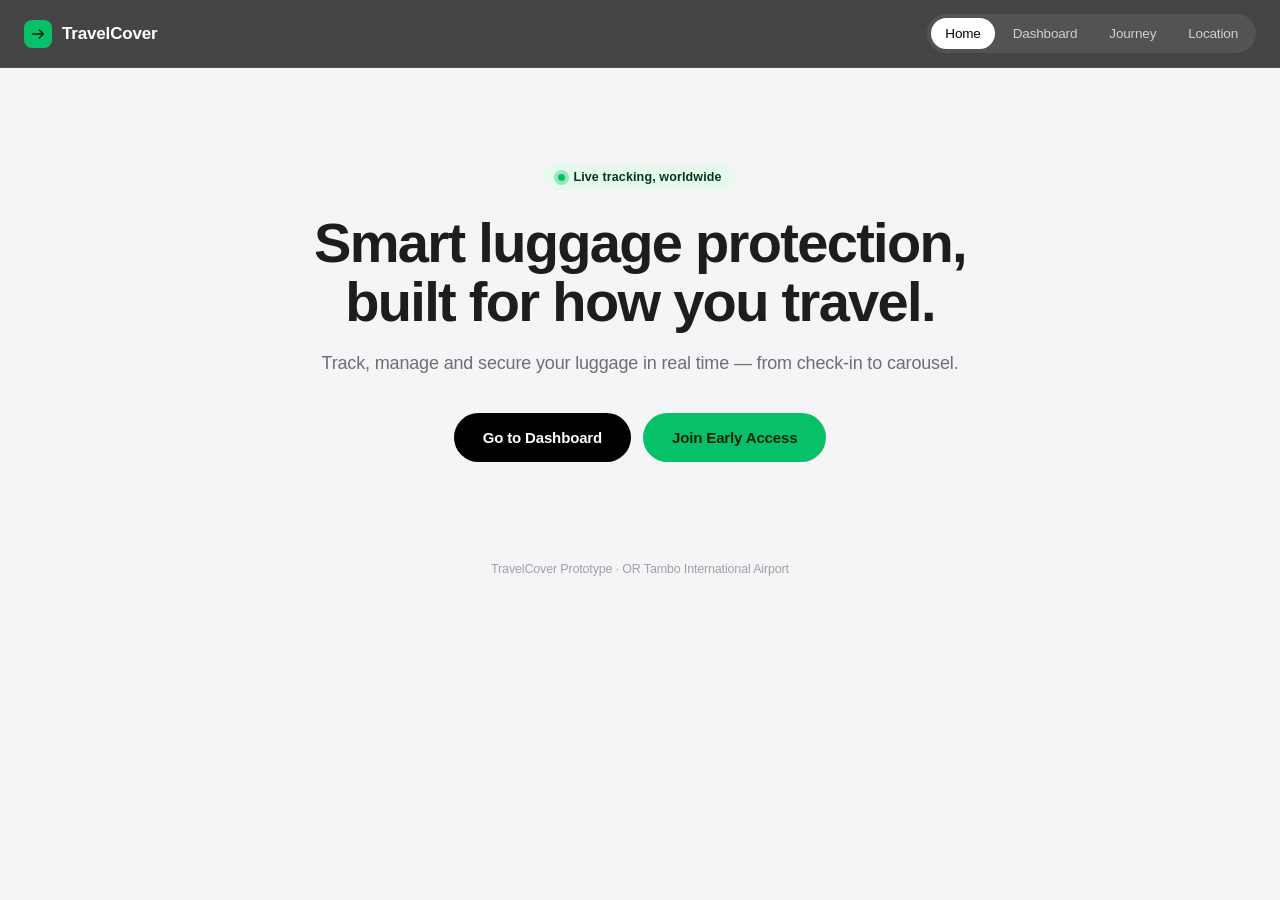
<file: index.html>
<!DOCTYPE html>
<html lang="en">
<head>
<meta charset="UTF-8">
<title>TravelCover</title>
<meta name="viewport" content="width=device-width, initial-scale=1.0">
<style>
/* ==========================================================================
   TravelCover — Design Tokens
   Apple-inspired calm/precision + Uber-inspired motion/confidence
   ========================================================================== */
:root {
  --bg: #f5f5f7;
  --surface: #ffffff;
  --ink: #1d1d1f;
  --ink-soft: #6e6e73;
  --ink-faint: #a1a1a6;
  --line: #e5e5e7;
  --dark: #000000;
  --dark-soft: #1c1c1e;
  --accent: #06c167;      /* go / in-motion green */
  --accent-ink: #04361b;
  --accent-soft: #e6f9ee;
  --danger: #ff3b30;

  --radius-lg: 22px;
  --radius-md: 16px;
  --radius-pill: 999px;

  --shadow-card: 0 1px 2px rgba(0,0,0,0.04), 0 8px 24px rgba(0,0,0,0.06);
  --shadow-lift: 0 4px 10px rgba(0,0,0,0.08), 0 20px 40px rgba(0,0,0,0.10);

  --ease: cubic-bezier(0.22, 1, 0.36, 1);
}

* { box-sizing: border-box; }

html { -webkit-font-smoothing: antialiased; scroll-behavior: smooth; }

body {
  font-family: -apple-system, BlinkMacSystemFont, "SF Pro Display", "SF Pro Text",
               "Segoe UI", Helvetica, Arial, sans-serif;
  margin: 0;
  background: var(--bg);
  color: var(--ink);
  letter-spacing: -0.01em;
  -webkit-tap-highlight-color: transparent;
}

@media (prefers-reduced-motion: reduce) {
  * { animation-duration: 0.001ms !important; animation-iteration-count: 1 !important; transition-duration: 0.001ms !important; }
}

a { color: inherit; }

/* ==========================================================================
   View switching — single-file navigation (no page reloads, can't break)
   ========================================================================== */
.view { display: block; }
.view[hidden] { display: none !important; }

/* ==========================================================================
   Header / Nav — frosted, dark, Uber-black confidence with Apple blur
   ========================================================================== */
header {
  position: sticky;
  top: 0;
  z-index: 50;
  background: rgba(0, 0, 0, 0.72);
  backdrop-filter: saturate(180%) blur(20px);
  -webkit-backdrop-filter: saturate(180%) blur(20px);
  color: #fff;
  padding: 14px 24px;
  display: flex;
  align-items: center;
  justify-content: space-between;
  gap: 16px;
  border-bottom: 1px solid rgba(255,255,255,0.08);
}

.brand {
  display: flex;
  align-items: center;
  gap: 10px;
  text-decoration: none;
}

.brand-mark {
  width: 28px;
  height: 28px;
  border-radius: 8px;
  background: var(--accent);
  display: flex;
  align-items: center;
  justify-content: center;
  flex-shrink: 0;
}

.brand-mark svg { width: 16px; height: 16px; }

header h1 {
  font-size: 17px;
  font-weight: 600;
  margin: 0;
  letter-spacing: -0.01em;
  white-space: nowrap;
}

nav {
  display: flex;
  gap: 4px;
  background: rgba(255,255,255,0.08);
  padding: 4px;
  border-radius: var(--radius-pill);
  overflow-x: auto;
  scrollbar-width: none;
}
nav::-webkit-scrollbar { display: none; }

nav a {
  color: rgba(255,255,255,0.72);
  text-decoration: none;
  font-size: 13.5px;
  font-weight: 500;
  padding: 8px 14px;
  border-radius: var(--radius-pill);
  transition: background 0.25s var(--ease), color 0.25s var(--ease);
  white-space: nowrap;
}

nav a:hover { color: #fff; background: rgba(255,255,255,0.06); }

nav a.active {
  color: #000;
  background: #fff;
}

/* ==========================================================================
   Buttons — pill-shaped, Uber-style solid + Apple-style ghost
   ========================================================================== */
.btn-row {
  display: flex;
  flex-wrap: wrap;
  gap: 12px;
  justify-content: center;
}

.btn {
  display: inline-flex;
  align-items: center;
  justify-content: center;
  gap: 8px;
  background: var(--dark);
  color: #fff;
  padding: 15px 28px;
  border-radius: var(--radius-pill);
  text-decoration: none;
  font-weight: 600;
  font-size: 15px;
  letter-spacing: -0.01em;
  border: 1px solid transparent;
  transition: transform 0.2s var(--ease), box-shadow 0.2s var(--ease), background 0.2s var(--ease);
}

.btn:hover { transform: translateY(-1px); box-shadow: var(--shadow-lift); }
.btn:active { transform: translateY(0); }

.btn-accent {
  background: var(--accent);
  color: #04240f;
}

.btn-ghost {
  background: transparent;
  color: var(--ink);
  border: 1px solid var(--line);
}
.btn-ghost:hover { background: var(--surface); border-color: var(--ink-faint); }

/* ==========================================================================
   Hero (Home)
   ========================================================================== */
.hero {
  padding: 96px 24px 72px;
  text-align: center;
  max-width: 720px;
  margin: 0 auto;
}

.eyebrow {
  display: inline-flex;
  align-items: center;
  gap: 8px;
  background: var(--accent-soft);
  color: var(--accent-ink);
  font-size: 12.5px;
  font-weight: 600;
  padding: 6px 14px;
  border-radius: var(--radius-pill);
  margin-bottom: 24px;
  letter-spacing: 0.01em;
}

.pulse-dot {
  width: 7px;
  height: 7px;
  border-radius: 50%;
  background: var(--accent);
  position: relative;
  flex-shrink: 0;
}
.pulse-dot::after {
  content: "";
  position: absolute;
  inset: -4px;
  border-radius: 50%;
  background: var(--accent);
  opacity: 0.35;
  animation: pulse 1.8s var(--ease) infinite;
}
@keyframes pulse {
  0% { transform: scale(0.6); opacity: 0.5; }
  70% { transform: scale(2.1); opacity: 0; }
  100% { opacity: 0; }
}

.hero h2 {
  font-size: clamp(34px, 6vw, 56px);
  font-weight: 700;
  line-height: 1.05;
  letter-spacing: -0.03em;
  margin: 0 0 18px;
}

.hero p {
  font-size: 18px;
  color: var(--ink-soft);
  line-height: 1.5;
  margin: 0 0 36px;
}

/* ==========================================================================
   Page heading (non-home pages)
   ========================================================================== */
.page-head {
  max-width: 960px;
  margin: 0 auto;
  padding: 40px 24px 8px;
}

.page-head h2 {
  font-size: clamp(26px, 4vw, 34px);
  font-weight: 700;
  letter-spacing: -0.02em;
  margin: 0 0 6px;
}

.page-head p {
  color: var(--ink-soft);
  font-size: 15px;
  margin: 0;
}

/* ==========================================================================
   Owner card — Apple-Wallet-card inspired
   ========================================================================== */
.owner-card {
  max-width: 960px;
  margin: 24px auto 0;
  padding: 0 24px;
}

.owner-card-inner {
  background: linear-gradient(135deg, #101112 0%, #1c1c1e 55%, #0a0a0b 100%);
  color: #fff;
  border-radius: var(--radius-lg);
  padding: 26px 28px;
  display: flex;
  align-items: center;
  gap: 18px;
  box-shadow: var(--shadow-card);
  position: relative;
  overflow: hidden;
}

.owner-card-inner::after {
  content: "";
  position: absolute;
  top: -60%;
  right: -20%;
  width: 260px;
  height: 260px;
  background: radial-gradient(circle, rgba(6,193,103,0.35), transparent 70%);
  pointer-events: none;
}

.owner-avatar {
  width: 54px;
  height: 54px;
  border-radius: 50%;
  background: var(--accent);
  color: #04240f;
  display: flex;
  align-items: center;
  justify-content: center;
  font-weight: 700;
  font-size: 18px;
  flex-shrink: 0;
}

.owner-info { flex: 1; min-width: 0; }

.owner-label {
  font-size: 11.5px;
  text-transform: uppercase;
  letter-spacing: 0.08em;
  color: rgba(255,255,255,0.55);
  margin: 0 0 4px;
}

.owner-name {
  font-size: 20px;
  font-weight: 700;
  margin: 0;
  letter-spacing: -0.01em;
}

.owner-meta {
  font-size: 13px;
  color: rgba(255,255,255,0.6);
  margin: 4px 0 0;
}

.owner-badge {
  background: rgba(6,193,103,0.16);
  color: #37e08f;
  font-size: 12px;
  font-weight: 600;
  padding: 6px 12px;
  border-radius: var(--radius-pill);
  flex-shrink: 0;
}

/* ==========================================================================
   Cards grid (Dashboard)
   ========================================================================== */
.card-container {
  display: grid;
  grid-template-columns: repeat(auto-fit, minmax(220px, 1fr));
  gap: 16px;
  padding: 24px;
  max-width: 960px;
  margin: 0 auto;
}

.card {
  background: var(--surface);
  padding: 22px;
  border-radius: var(--radius-md);
  box-shadow: var(--shadow-card);
  border: 1px solid rgba(0,0,0,0.03);
  transition: transform 0.25s var(--ease), box-shadow 0.25s var(--ease);
}

.card:hover { transform: translateY(-2px); box-shadow: var(--shadow-lift); }

.card-icon {
  width: 36px;
  height: 36px;
  border-radius: 10px;
  background: var(--accent-soft);
  display: flex;
  align-items: center;
  justify-content: center;
  margin-bottom: 14px;
}
.card-icon svg { width: 18px; height: 18px; }

.card h3 {
  font-size: 12.5px;
  text-transform: uppercase;
  letter-spacing: 0.06em;
  color: var(--ink-soft);
  margin: 0 0 8px;
  font-weight: 600;
}

.card p {
  font-size: 19px;
  font-weight: 600;
  margin: 0;
  letter-spacing: -0.01em;
  display: flex;
  align-items: center;
  gap: 8px;
}

.status-live {
  display: inline-flex;
  align-items: center;
  gap: 6px;
  font-size: 12px;
  font-weight: 700;
  color: var(--accent-ink);
  background: var(--accent-soft);
  padding: 4px 10px;
  border-radius: var(--radius-pill);
  letter-spacing: 0.02em;
}

/* CTA band */
.cta-band {
  max-width: 960px;
  margin: 8px auto 48px;
  padding: 0 24px;
  text-align: center;
}

.cta-band .btn { width: 100%; max-width: 360px; }

/* ==========================================================================
   Timeline (Journey) — checklist style with progress line
   ========================================================================== */
.timeline {
  max-width: 720px;
  margin: 0 auto;
  padding: 8px 24px 64px;
  position: relative;
}

.timeline-progress {
  display: flex;
  align-items: center;
  gap: 10px;
  margin-bottom: 22px;
  font-size: 13px;
  font-weight: 600;
  color: var(--ink-soft);
}

.timeline-progress-bar {
  flex: 1;
  height: 6px;
  border-radius: var(--radius-pill);
  background: var(--line);
  overflow: hidden;
}

.timeline-progress-fill {
  height: 100%;
  width: 75%;
  background: var(--accent);
  border-radius: var(--radius-pill);
}

.step-list { position: relative; }

.step {
  background: var(--surface);
  border-radius: var(--radius-md);
  box-shadow: var(--shadow-card);
  padding: 16px 20px;
  margin-bottom: 12px;
  display: flex;
  align-items: center;
  gap: 16px;
  position: relative;
  animation: rise 0.5s var(--ease) both;
}

.step:nth-child(1) { animation-delay: 0.02s; }
.step:nth-child(2) { animation-delay: 0.08s; }
.step:nth-child(3) { animation-delay: 0.14s; }
.step:nth-child(4) { animation-delay: 0.20s; }

@keyframes rise {
  from { opacity: 0; transform: translateY(10px); }
  to { opacity: 1; transform: translateY(0); }
}

.step-icon {
  width: 34px;
  height: 34px;
  border-radius: 50%;
  display: flex;
  align-items: center;
  justify-content: center;
  flex-shrink: 0;
  background: var(--accent);
  color: #fff;
}

.step-icon svg { width: 17px; height: 17px; }

.step.is-current .step-icon {
  background: var(--dark);
}

.step.is-current .step-icon .pulse-dot { background: #fff; }
.step.is-current .step-icon .pulse-dot::after { background: #fff; }

.step-text { flex: 1; min-width: 0; }

.step-title {
  font-weight: 600;
  font-size: 15.5px;
  margin: 0 0 2px;
  letter-spacing: -0.01em;
}

.step-sub {
  font-size: 13px;
  color: var(--ink-soft);
  margin: 0;
}

.step-tag {
  font-size: 11.5px;
  font-weight: 700;
  padding: 5px 11px;
  border-radius: var(--radius-pill);
  flex-shrink: 0;
  letter-spacing: 0.02em;
}

.step.is-done .step-tag {
  background: var(--accent-soft);
  color: var(--accent-ink);
}

.step.is-current .step-tag {
  background: #1d1d1f;
  color: #fff;
  display: inline-flex;
  align-items: center;
  gap: 6px;
}

/* ==========================================================================
   Map (Location)
   ========================================================================== */
.map-container {
  max-width: 960px;
  margin: 0 auto;
  padding: 24px 24px 64px;
}

.map-frame {
  border-radius: var(--radius-lg);
  overflow: hidden;
  box-shadow: var(--shadow-card);
  border: 1px solid var(--line);
  background: var(--surface);
}

.map-frame iframe {
  display: block;
  width: 100%;
  height: 420px;
  border: 0;
}

.map-header {
  display: flex;
  align-items: center;
  justify-content: space-between;
  padding: 16px 20px;
  border-bottom: 1px solid var(--line);
}

.map-header h3 {
  font-size: 15px;
  font-weight: 600;
  margin: 0;
  letter-spacing: -0.01em;
}

.live-badge {
  display: inline-flex;
  align-items: center;
  gap: 7px;
  background: var(--accent-soft);
  color: var(--accent-ink);
  font-size: 12px;
  font-weight: 700;
  padding: 6px 12px;
  border-radius: var(--radius-pill);
  letter-spacing: 0.03em;
}

/* ==========================================================================
   Footer
   ========================================================================== */
footer {
  text-align: center;
  padding: 28px 24px 40px;
  color: var(--ink-faint);
  font-size: 12.5px;
}

/* Focus visibility (accessibility) */
a:focus-visible, button:focus-visible {
  outline: 2px solid var(--accent);
  outline-offset: 2px;
}

@media (max-width: 560px) {
  header { flex-wrap: wrap; padding: 12px 16px; }
  nav { width: 100%; justify-content: flex-start; }
  .owner-card-inner { flex-wrap: wrap; }
}

</style>
</head>
<body>

<header>
  <a class="brand" href="#home" data-nav="home">
    <span class="brand-mark">
      <svg viewBox="0 0 24 24" fill="none" width="16" height="16" xmlns="http://www.w3.org/2000/svg">
        <path d="M4 12L20 12M20 12L14 6M20 12L14 18" stroke="#04240f" stroke-width="2.4" stroke-linecap="round" stroke-linejoin="round"/>
      </svg>
    </span>
    <h1>TravelCover</h1>
  </a>
  <nav>
    <a href="#home" data-nav="home">Home</a>
    <a href="#dashboard" data-nav="dashboard">Dashboard</a>
    <a href="#journey" data-nav="journey">Journey</a>
    <a href="#location" data-nav="location">Location</a>
  </nav>
</header>

<main>

  <!-- ============================= HOME ============================= -->
  <section class="view" id="view-home">
    <section class="hero">
      <span class="eyebrow"><span class="pulse-dot"></span>Live tracking, worldwide</span>
      <h2>Smart luggage protection, built for how you travel.</h2>
      <p>Track, manage and secure your luggage in real time — from check-in to carousel.</p>
      <div class="btn-row">
        <a class="btn" href="#dashboard" data-nav="dashboard">Go to Dashboard</a>
        <a class="btn btn-accent" href="https://forms.gle/HovJya48HRRmojhq6" target="_blank" rel="noopener">Join Early Access</a>
      </div>
    </section>
  </section>

  <!-- =========================== DASHBOARD =========================== -->
  <section class="view" id="view-dashboard" hidden>
    <div class="page-head">
      <h2>Dashboard</h2>
      <p>Everything about your bag, at a glance.</p>
    </div>

    <section class="owner-card">
      <div class="owner-card-inner">
        <div class="owner-avatar">MM</div>
        <div class="owner-info">
          <p class="owner-label">Owner</p>
          <p class="owner-name">Masego M.</p>
          <p class="owner-meta">Member since 2026 · Policy #TC-2201</p>
        </div>
        <span class="owner-badge">Verified</span>
      </div>
    </section>

    <section class="card-container">

      <div class="card">
        <div class="card-icon">
          <svg viewBox="0 0 24 24" fill="none" width="18" height="18" xmlns="http://www.w3.org/2000/svg">
            <path d="M3 12h4l2-6 4 12 2-6h6" stroke="#06c167" stroke-width="2" stroke-linecap="round" stroke-linejoin="round"/>
          </svg>
        </div>
        <h3>Bag Status</h3>
        <p><span class="status-live"><span class="pulse-dot"></span>In Transit</span></p>
      </div>

      <div class="card">
        <div class="card-icon">
          <svg viewBox="0 0 24 24" fill="none" width="18" height="18" xmlns="http://www.w3.org/2000/svg">
            <rect x="7" y="7" width="10" height="14" rx="2" stroke="#06c167" stroke-width="2"/>
            <path d="M10 7V5a2 2 0 0 1 2-2 2 2 0 0 1 2 2v2" stroke="#06c167" stroke-width="2" stroke-linecap="round"/>
          </svg>
        </div>
        <h3>Bag ID</h3>
        <p>TC-9821-AX</p>
      </div>

      <div class="card">
        <div class="card-icon">
          <svg viewBox="0 0 24 24" fill="none" width="18" height="18" xmlns="http://www.w3.org/2000/svg">
            <path d="M12 21s-7-6.1-7-11a7 7 0 0 1 14 0c0 4.9-7 11-7 11z" stroke="#06c167" stroke-width="2" stroke-linejoin="round"/>
            <circle cx="12" cy="10" r="2.5" stroke="#06c167" stroke-width="2"/>
          </svg>
        </div>
        <h3>Last Scan</h3>
        <p>OR Tambo International Airport</p>
      </div>

    </section>

    <div class="cta-band">
      <a class="btn btn-accent" href="https://forms.gle/HovJya48HRRmojhq6" target="_blank" rel="noopener">Join Early Access</a>
    </div>
  </section>

  <!-- ============================ JOURNEY ============================ -->
  <section class="view" id="view-journey" hidden>
    <div class="page-head">
      <h2>Journey timeline</h2>
      <p>Every checkpoint your bag has passed through today.</p>
    </div>

    <section class="timeline">

      <div class="timeline-progress">
        <span>3 of 4 complete</span>
        <span class="timeline-progress-bar"><span class="timeline-progress-fill"></span></span>
      </div>

      <div class="step-list">

        <div class="step is-done">
          <div class="step-icon">
            <svg viewBox="0 0 24 24" fill="none" xmlns="http://www.w3.org/2000/svg">
              <path d="M5 13l4 4L19 7" stroke="#fff" stroke-width="2.5" stroke-linecap="round" stroke-linejoin="round"/>
            </svg>
          </div>
          <div class="step-text">
            <p class="step-title">Checked in</p>
            <p class="step-sub">OR Tambo International Airport, Johannesburg</p>
          </div>
          <span class="step-tag">Completed</span>
        </div>

        <div class="step is-done">
          <div class="step-icon">
            <svg viewBox="0 0 24 24" fill="none" xmlns="http://www.w3.org/2000/svg">
              <path d="M5 13l4 4L19 7" stroke="#fff" stroke-width="2.5" stroke-linecap="round" stroke-linejoin="round"/>
            </svg>
          </div>
          <div class="step-text">
            <p class="step-title">Security clearance</p>
            <p class="step-sub">Cleared screening, routed to gate handling</p>
          </div>
          <span class="step-tag">Completed</span>
        </div>

        <div class="step is-done">
          <div class="step-icon">
            <svg viewBox="0 0 24 24" fill="none" xmlns="http://www.w3.org/2000/svg">
              <path d="M5 13l4 4L19 7" stroke="#fff" stroke-width="2.5" stroke-linecap="round" stroke-linejoin="round"/>
            </svg>
          </div>
          <div class="step-text">
            <p class="step-title">Loaded onto aircraft</p>
            <p class="step-sub">Confirmed in cargo hold</p>
          </div>
          <span class="step-tag">Completed</span>
        </div>

        <div class="step is-current">
          <div class="step-icon"><span class="pulse-dot"></span></div>
          <div class="step-text">
            <p class="step-title">In transit</p>
            <p class="step-sub">Currently airborne · live tracking active</p>
          </div>
          <span class="step-tag"><span class="pulse-dot"></span>In Progress</span>
        </div>

      </div>
    </section>
  </section>

  <!-- =========================== LOCATION ============================ -->
  <section class="view" id="view-location" hidden>
    <div class="page-head">
      <h2>Live location</h2>
      <p>Real-time position of your bag right now.</p>
    </div>

    <section class="map-container">
      <div class="map-frame">
        <div class="map-header">
          <h3>OR Tambo International Airport</h3>
          <span class="live-badge"><span class="pulse-dot"></span>LIVE</span>
        </div>
        <iframe
          src="https://www.google.com/maps?q=OR+Tambo+International+Airport&output=embed"
          loading="lazy"
          allowfullscreen>
        </iframe>
      </div>
    </section>
  </section>

</main>

<footer>TravelCover Prototype · OR Tambo International Airport</footer>

<script>

console.log("TravelCover Prototype v3 loaded");


(function () {
  var views = ["home", "dashboard", "journey", "location"];

  function showView(name) {
    if (views.indexOf(name) === -1) name = "home";
    views.forEach(function (v) {
      var el = document.getElementById("view-" + v);
      if (el) el.hidden = (v !== name);
    });
    document.querySelectorAll("nav a[data-nav]").forEach(function (a) {
      a.classList.toggle("active", a.getAttribute("data-nav") === name);
    });
    window.scrollTo(0, 0);
  }

  function routeFromHash() {
    var name = (location.hash || "#home").replace("#", "");
    showView(name);
  }

  window.addEventListener("hashchange", routeFromHash);
  document.addEventListener("DOMContentLoaded", routeFromHash);
  routeFromHash();
})();
</script>
</body>
</html>
</file>
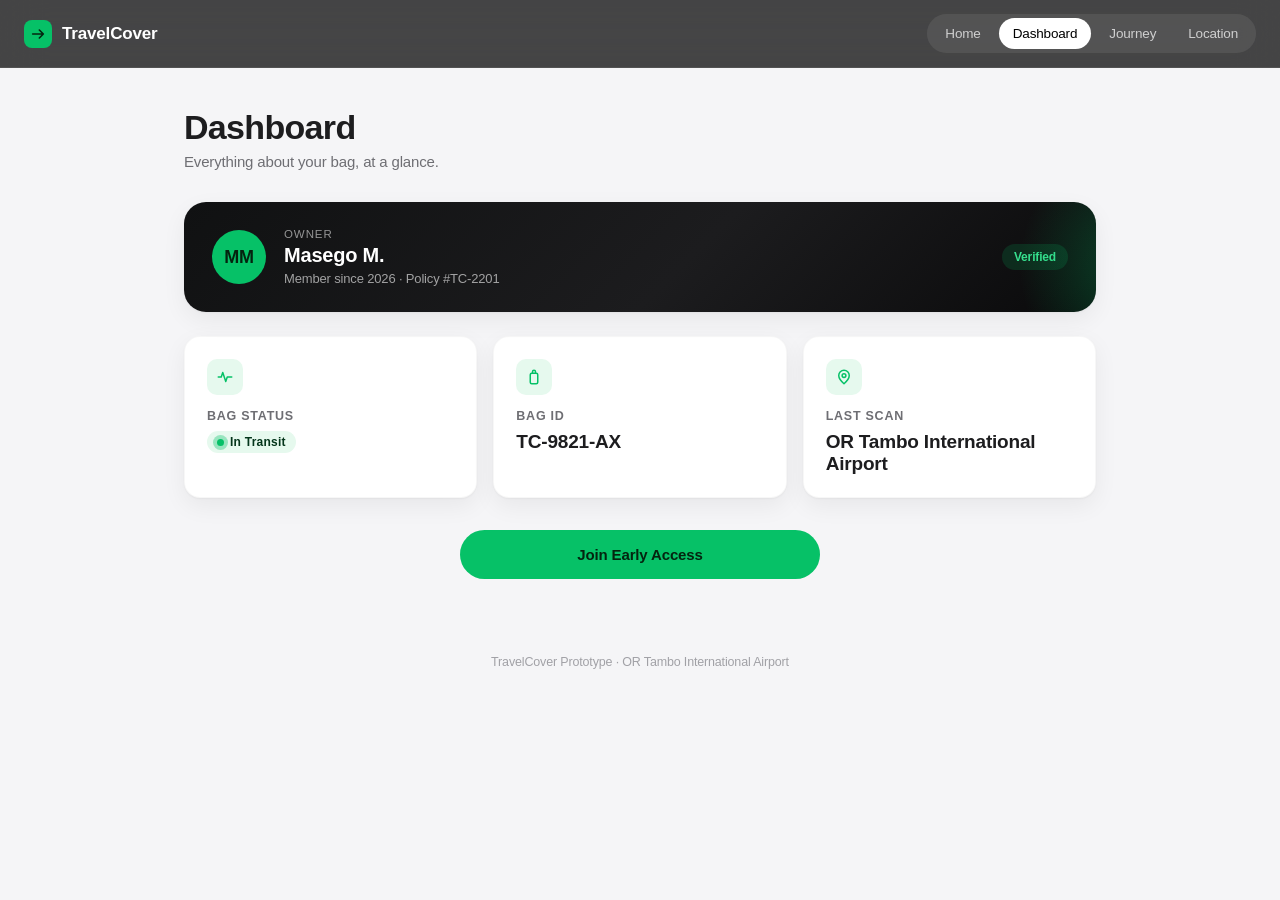
<file: dashboard.html>
<!DOCTYPE html>
<html lang="en">
<head>
<meta charset="UTF-8">
<title>TravelCover — Dashboard</title>
<meta http-equiv="refresh" content="0; url=index.html#dashboard">
<script>location.replace("index.html#dashboard");</script>
</head>
<body>
<p>Redirecting to the <a href="index.html#dashboard">Dashboard</a>…</p>
</body>
</html>
</file>
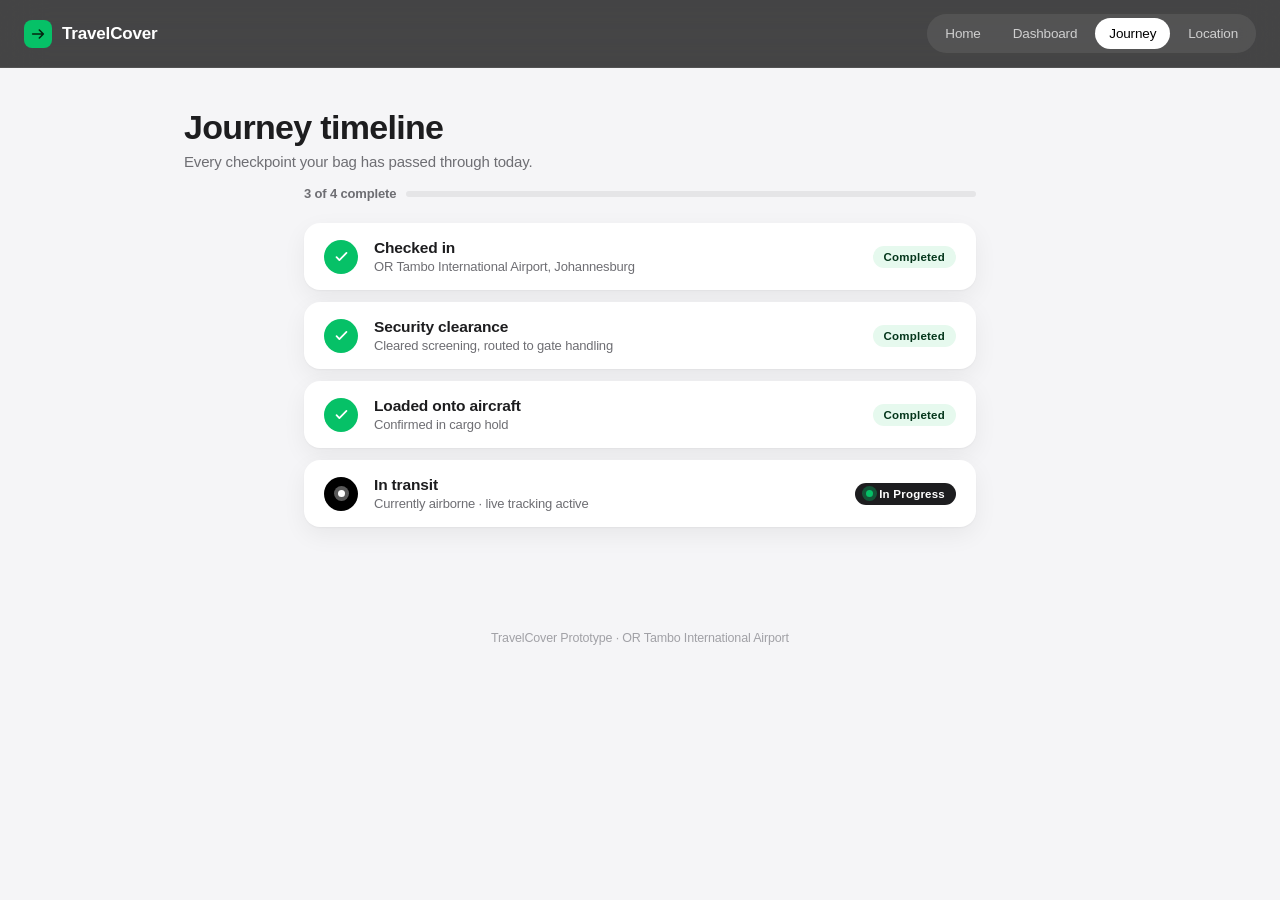
<file: journey.html>
<!DOCTYPE html>
<html lang="en">
<head>
<meta charset="UTF-8">
<title>TravelCover — Journey</title>
<meta http-equiv="refresh" content="0; url=index.html#journey">
<script>location.replace("index.html#journey");</script>
</head>
<body>
<p>Redirecting to the <a href="index.html#journey">Journey timeline</a>…</p>
</body>
</html>
</file>
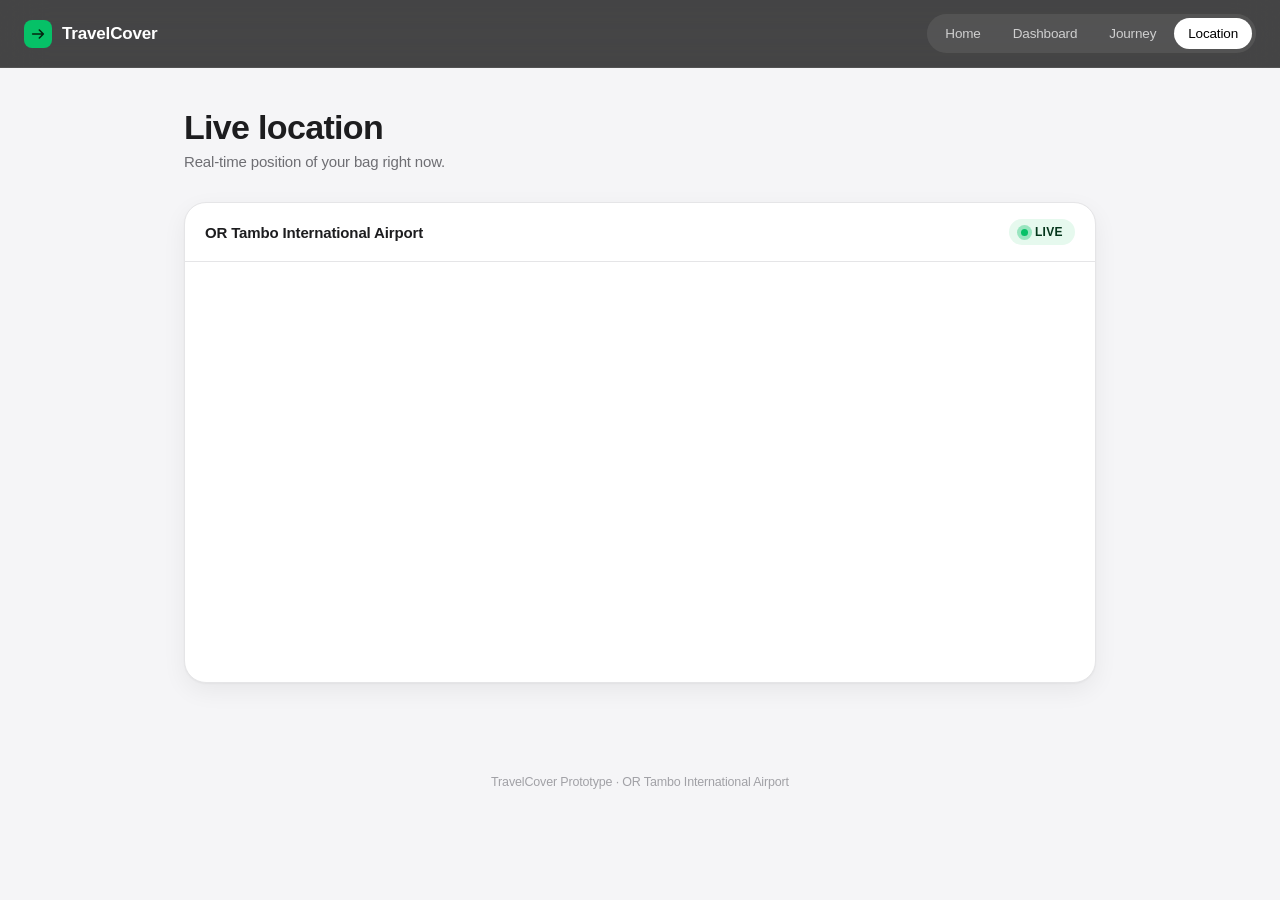
<file: location.html>
<!DOCTYPE html>
<html lang="en">
<head>
<meta charset="UTF-8">
<title>TravelCover — Location</title>
<meta http-equiv="refresh" content="0; url=index.html#location">
<script>location.replace("index.html#location");</script>
</head>
<body>
<p>Redirecting to <a href="index.html#location">Live location</a>…</p>
</body>
</html>
</file>
